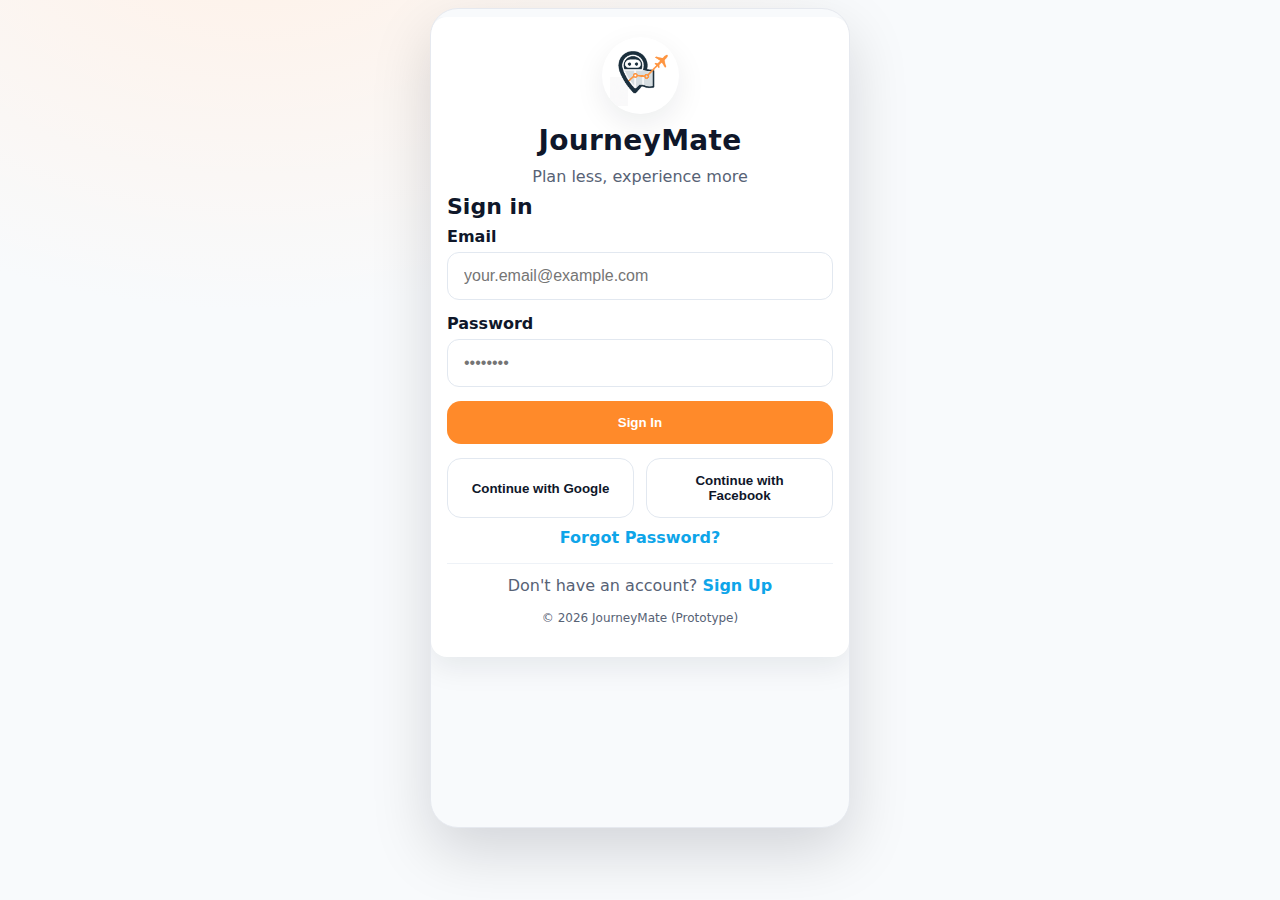
<file: docs/index.html>
<!DOCTYPE html>
<html lang="en">
<head>
    <meta charset="UTF-8" />
    <meta name="viewport" content="width=device-width, initial-scale=1.0" />
    <title>JourneyMate • Prototype</title>
    <link rel="stylesheet" href="styles.css" />
</head>
<body>
    <div class="phone-shell">
        <header class="app-header">
            <div class="logo-wrap">
                <div class="logo-icon">
                    <img src="assets/logo2.png" alt="JourneyMate logo" />
                </div>
                <div class="logo-text">
                    <h1>JourneyMate</h1>
                </div>
            </div>
            <nav class="top-nav" id="topNav" hidden>
                <button class="nav-btn" data-route="#/home" aria-label="Home">Home</button>
                <button class="nav-btn" data-route="#/planner" aria-label="Planner">Planner</button>
                <button class="nav-btn" data-route="#/profile" aria-label="Profile">Profile</button>
                <button class="nav-btn danger" id="logoutBtn">Log out</button>
            </nav>
        </header>

        <main id="appRoot" class="app-root">
            <small>© <span id="year"></span> JourneyMate (Prototype)</small>
            <!-- Views are injected here -->
        </main>
    
        <footer class="app-footer">
            <small>© <span id="year"></span> JourneyMate (Prototype)</small>
        </footer>
    
        <nav class="bottom-nav" id="bottomNav" hidden>
            <div class="bottom-nav__inner">
                <button class="tab" data-route="#/home" aria-label="Home">
                    <span class="icon">🧳</span>
                    <span class="label">MyJourney</span>
                </button>
                <button class="tab" data-route="#/dates" aria-label="Planner">
                    <span class="icon">🗺️</span>
                    <span class="label">Planner</span>
                </button>
        
                <!-- 中間浮動新增按鈕 -->
                <button class="fab" id="fabNewPlan" aria-label="New Plan">＋</button>
        
                <button class="tab" data-route="#/map" id="mapTab">
                    <div class="icon">📍</div><div class="label">Map</div>
                </button>
                
                <button class="tab" data-route="#/profile" aria-label="Profile">
                    <span class="icon">👤</span>
                    <span class="label">Profile</span>
                </button>
            </div>
        </nav>
    </div>

    

    <script src="app.js"></script>
</body>
</html>
</file>
<file: docs/styles.css>
/* JourneyMate Prototype Styles */
/* Four-space indentation throughout. */

:root {
    --bg: #f8fafc;
    --surface: #ffffff;
    --primary: #ff8a2a;
    --primary-600: #f77a10;
    --text: #0f172a;
    --muted: #576275;
    --ring: rgba(255,138,42,0.3);
    --radius: 16px;
    --shadow: 0 10px 30px rgba(17, 24, 39, 0.08);
    --container: 420px;
    --mobile-pad: 16px;
}

* { box-sizing: border-box; }

html, body {
    height: 100%;
}

body {
    margin: 0;
    font-family: ui-sans-serif, system-ui, -apple-system, Segoe UI, Roboto, Noto Sans, Ubuntu, Cantarell, Helvetica, Arial, "Apple Color Emoji", "Segoe UI Emoji";
    color: var(--text);
    background: radial-gradient(1200px 800px at 20% -10%, #fff1e7 0%, transparent 50%), var(--bg);
    display: flex;
    flex-direction: column;
}

.app-header, .app-footer {
    width: 100%;
    max-width: 880px;
    margin: 0 auto;
    padding: 16px 20px;
}

.app-footer {
    text-align: center;
    color: var(--muted);
}

.logo-wrap {
    display: flex;
    align-items: center;
    gap: 12px;
}

.logo-icon {
    width: 44px;
    height: 44px;
    display: grid;
    place-items: center;
    font-size: 26px;
    background: #fff;
    border-radius: 50%;
    box-shadow: var(--shadow);
}

.logo-icon img {
    width: 100%;
    height: 100%;
    object-fit: cover;  /* 若想完整顯示不裁切可改成 'contain' */
    border-radius: 50%;
}

.logo-text h1 {
    margin: 0;
    font-size: 20px;
    letter-spacing: 0.3px;
}
.logo-text .tagline {
    margin: 2px 0 0;
    color: var(--muted);
    font-size: 12px;
}

.top-nav {
    margin-top: 12px;
    display: flex;
    gap: 8px;
    flex-wrap: wrap;
}

.nav-btn {
    border: 0;
    border-radius: 999px;
    padding: 10px 14px;
    background: #eaeef3;
    color: #0f172a;
    cursor: pointer;
}
.nav-btn:hover { filter: brightness(0.98); }
.nav-btn.active { background: var(--primary); color: white; }
.nav-btn.danger { background: #ffe4de; color: #9a1e12; }

.app-root {
    width: 100%;
    max-width: 880px;
    margin: 8px auto 24px;
    padding: 0 20px 20px;
}

/* Card & panel */
.card {
    background: var(--surface);
    border-radius: var(--radius);
    box-shadow: var(--shadow);
    padding: 20px;
}

/* Form styles */
.form-group {
    display: grid;
    gap: 6px;
    margin-bottom: 14px;
}

label { font-weight: 600; }

.input {
    appearance: none;
    width: 100%;
    border: 1px solid #e2e8f0;
    border-radius: 12px;
    padding: 14px 16px;
    background: #fff;
    outline: none;
    font-size: 16px;
}
.input:focus {
    border-color: var(--primary);
    box-shadow: 0 0 0 6px var(--ring);
}

.btn {
    border: 0;
    border-radius: 14px;
    padding: 14px 16px;
    font-weight: 700;
    background: var(--primary);
    color: white;
    width: 100%;
    cursor: pointer;
    transition: transform 0.02s ease;
}
.btn:hover { background: var(--primary-600); }
.btn:active { transform: translateY(1px); }
.btn.secondary {
    background: #1f2937;
}
.btn.outline {
    background: #fff;
    border: 1px solid #e2e8f0;
    color: #0f172a;
}

.row {
    display: grid;
    gap: 12px;
}
@media (min-width: 640px) {
    .row.two { grid-template-columns: 1fr 1fr; }
}

.helper {
    text-align: center;
    color: var(--muted);
    margin-top: 10px;
}

.actions {
    display: grid;
    gap: 12px;
    margin-top: 14px;
}

/* Home list */
.grid {
    display: grid;
    gap: 16px;
}
@media (min-width: 720px) {
    .grid.cols-3 {
        grid-template-columns: repeat(3, 1fr);
    }
}

.badge {
    display: inline-block;
    padding: 4px 10px;
    border-radius: 999px;
    background: #fff1e7;
    color: #8a3b00;
    font-size: 12px;
    font-weight: 700;
}

.kicker {
    font-size: 14px;
    color: var(--muted);
    margin: 0 0 12px;
}

.title {
    margin: 0 0 8px;
    font-size: 22px;
}

.item {
    display: grid;
    gap: 8px;
}

.item .meta {
    display: flex;
    justify-content: space-between;
    color: var(--muted);
    font-size: 12px;
}

.link {
    color: #0ea5e9;
    font-weight: 700;
    text-decoration: none;
}
.link:hover { text-decoration: underline; }

hr.soft {
    border: 0;
    border-top: 1px solid #eef2f7;
    margin: 12px 0;
}


/* 將 header / footer / 內容容器的最大寬限制在手機寬 */
.app-header, .app-footer, .app-root {
    max-width: var(--container);
    padding-left: var(--mobile-pad);
    padding-right: var(--mobile-pad);
}

/* 行動裝置微調：縮小卡片 padding 與按鈕尺寸 */
@media (max-width: 430px) {
    .card { padding: 16px; border-radius: 14px; }
    .nav-btn { padding: 8px 12px; }
    .logo-icon { width: 36px; height: 36px; font-size: 20px; }
    .logo-text h1 { font-size: 18px; }
    .title { font-size: 20px; }
    .kicker { font-size: 13px; }
    .row.two { grid-template-columns: 1fr; } /* 表單兩欄在手機改單欄 */
    .grid.cols-3 { grid-template-columns: 1fr; } /* 卡片列表手機單欄 */
}

/* notch / 動態島安全區（Safari iOS）*/
@supports (padding: max(0px)) {
    body {
        padding-left: max(0px, env(safe-area-inset-left));
        padding-right: max(0px, env(safe-area-inset-right));
        padding-top: max(0px, env(safe-area-inset-top));
        padding-bottom: max(0px, env(safe-area-inset-bottom));
    }
}

/* Auth pages: hide global header, brand in card */
body.auth .app-header { display: none; }

/* brand block inside the card */
.brand {
    display: grid;
    justify-items: center;
    gap: 10px;
    margin-bottom: 8px;
}
.brand .brand-logo {
    width: 77px;
    height: 77px;
    border-radius: 50%;
    overflow: hidden;
    box-shadow: var(--shadow);
    display: grid;
    place-items: center;
    background: #fff;
    padding: 8px;
}
.brand .brand-logo img {
    width: 100%;
    height: 100%;
    object-fit: cover;
}
.brand .brand-title {
    margin: 0;
    font-size: 28px;
    font-weight: 800;
    letter-spacing: .3px;
    color: var(--text);
    text-align: center;
}
.brand .brand-sub {
    margin: 0;
    color: var(--muted);
    text-align: center;
}


body.auth .app-header { display: none; }

/* 在登入/註冊頁隱藏全域 footer */
body.auth .app-footer { display: none; }

/* 卡片內的版權行樣式 */
.legal {
    color: var(--muted);
    font-size: 12px;
    text-align: center;
    margin-top: 8px;
}

/* 全站隱藏頂部 header（只做手機版） */
.app-header { display: none; }

/* ===== Bottom Tab Bar ===== */
:root{
    --tabbar-h: 76px;
    --tabbar-bg: #fff;
    --tabbar-shadow: 0 -10px 30px rgba(17,24,39,.08);
}

/* 內容避免被導覽列遮住 */
.app-root{
    padding-bottom: calc(var(--tabbar-h) + 24px);
}

/* 登入/註冊頁隱藏底部導覽，並還原 padding */
body.auth .bottom-nav{ display: none; }
body.auth .app-root{ padding-bottom: 20px; }

/* 固定在底部，內層限制寬度到手機容器 */
.bottom-nav{
    position: fixed;
    left: 0; right: 0; bottom: 0;
    z-index: 50;
    padding-bottom: max(env(safe-area-inset-bottom), 6px);
    background: transparent;
}
.bottom-nav__inner{
    max-width: var(--container);
    margin: 0 auto;
    height: var(--tabbar-h);
    background: var(--tabbar-bg);
    border-radius: 20px 20px 0 0;
    box-shadow: var(--tabbar-shadow);
    display: grid;
    grid-template-columns: repeat(5, 1fr);
    align-items: center;
    padding: 6px 10px;
}

/* 分頁按鈕（icon 上、文字下） */
.bottom-nav .tab{
    appearance: none;
    background: transparent;
    border: 0;
    display: grid;
    justify-items: center;
    gap: 4px;
    font: inherit;
    color: #111827;
    padding: 6px 4px;
    border-radius: 12px;
}
.bottom-nav .tab .icon{ font-size: 20px; line-height: 1; }
.bottom-nav .tab .label{ font-size: 12px; }
.bottom-nav .tab.active{
    background: #f1f5f9;
    color: #0f172a;
    font-weight: 700;
}

/* 中間的新增行程 FAB */
.bottom-nav .fab{
    position: relative;
    justify-self: center;
    transform: translateY(-18px);
    width: 64px; height: 64px;
    border-radius: 999px;
    border: 0;
    background: var(--primary);
    color: #fff;
    font-size: 28px;
    font-weight: 900;
    box-shadow: 0 12px 28px rgba(255,138,42,.35);
    cursor: pointer;
}

/* 手機殼模式：隱藏全域 footer，版權行改由內容自行顯示 */
.phone-shell .app-footer { display: none; }

/* 內容區底部只預留導覽列高度 + 一點呼吸空間 */
.phone-shell .app-root {
    overflow: auto;
    padding-bottom: calc(var(--tabbar-h) + 12px);
}

/* 內容內的版權行（會插在 appRoot 最後） */
.legal-global {
    text-align: center;
    color: var(--muted);
    font-size: 12px;
    margin: 24px 0 8px;
}

/* === 手機外框（phone shell）=== */
.phone-shell{
    position: relative;
    max-width: var(--container);
    height: min(100vh, 820px);       /* 需要更高就調高 */
    margin: 8px auto;
    background: var(--bg);
    border: 1px solid #e6e9ef;
    border-radius: 28px;
    box-shadow: 0 24px 60px rgba(2,6,23,.15);
    overflow: hidden;
    display: grid;
    grid-template-rows: 1fr auto;    /* 內容區 + 底部導覽 */
}

/* 在殼內滾動，底部只預留導覽高度 */
.phone-shell .app-root{
    overflow: auto;
    padding: 0 0 calc(var(--tabbar-h) + 12px);
}

/* 我們把版權移到內容內呈現，整站 footer 就隱藏 */
.app-footer{ display: none; }

/* === 將 bottom nav 黏在「殼」的底部（覆蓋之前的 fixed）=== */
.phone-shell .bottom-nav{
    position: sticky !important;
    bottom: 0;
    left: 0; right: 0;
    z-index: 5;
    padding-bottom: max(env(safe-area-inset-bottom), 6px);
    background: transparent;
}
.phone-shell .bottom-nav__inner{
    max-width: 100%;
    height: var(--tabbar-h);
    background: #fff;
    border-radius: 20px 20px 0 0;
    box-shadow: 0 -10px 30px rgba(17,24,39,.08);
    display: grid;
    grid-template-columns: repeat(5, 1fr);
    align-items: center;
    padding: 6px 10px;
}


/* === Date range calendar === */
.calendar { background: var(--surface); border-radius: var(--radius); box-shadow: var(--shadow); padding: 16px; }
.cal-header { display: flex; align-items: center; justify-content: space-between; margin-bottom: 8px; }
.cal-title { font-weight: 800; }
.cal-nav { display: flex; gap: 8px; }
.cal-nav button {
    appearance: none; border: 1px solid #e2e8f0; background: #fff; border-radius: 10px;
    width: 36px; height: 36px; display: grid; place-items: center; cursor: pointer;
}
.cal-weekdays, .cal-grid { display: grid; grid-template-columns: repeat(7, 1fr); gap: 6px; }
.cal-weekdays span { text-align: center; color: var(--muted); font-size: 12px; }

.cal-day {
    appearance: none; border: 1px solid transparent; background: #fff;
    border-radius: 12px; height: 44px; display: grid; place-items: center; cursor: pointer;
}
.cal-day.muted { opacity: .35; cursor: default; }
.cal-day.in-range { background: rgba(255,138,42,.12); }
.cal-day.selected { background: var(--primary); color: #fff; font-weight: 800; }
.cal-legend { display:flex; justify-content: space-between; color: var(--muted); font-size: 12px; margin-top: 8px; }

.calendar .actions { margin-top: 12px; }

/* === Map view === */
.map-box{
    height: 320px;
    border-radius: var(--radius);
    box-shadow: var(--shadow);
    overflow: hidden;
    position: relative;
    margin-bottom: 12px;
    /* 假地圖的格網與水色 */
    background:
        radial-gradient(1200px 600px at 30% -20%, rgba(14,165,233,.15), transparent 50%),
        repeating-linear-gradient(0deg, #e6f2f7 0 24px, #dbe9ef 24px 25px),
        repeating-linear-gradient(90deg, #e6f2f7 0 24px, #dbe9ef 24px 25px);
}
.map-overlay{
    position: absolute; inset: 0;
    display: flex; align-items: flex-end; justify-content: center;
    padding: 12px;
    background: linear-gradient(180deg, transparent 60%, rgba(0,0,0,.05));
}
.loc-btn{
    border: 0;
    border-radius: 999px;
    padding: 10px 14px;
    font-weight: 700;
    background: #0ea5e9;
    color: #fff;
    box-shadow: 0 6px 18px rgba(14,165,233,.35);
    cursor: pointer;
}


/* ===== MyJourney (home) ===== */
.topbar{
    display:flex; align-items:center; justify-content:space-between;
    margin: 8px 0 4px;
}
.topbar-title{ font-size:22px; font-weight:800; letter-spacing:.3px; }
.topbar-btn{
appearance:none; border:0; background:#fff; color:#0f172a;
width:36px; height:36px; border-radius:12px; box-shadow: var(--shadow);
font-size:22px; line-height:1; cursor:pointer;
}

.segmented{
background:#fff; border-radius:999px; padding:4px; box-shadow: var(--shadow);
display:flex; gap:4px; margin: 8px 0 12px;
}
.segmented .seg{
appearance:none; border:0; background:transparent; cursor:pointer;
padding:10px 14px; border-radius:999px; font-weight:700; color:#334155;
}
.segmented .seg.active{ background:#0ea5e9; color:#fff; }

.trip-list{ display:grid; gap:12px; }

.trip-card{
display:grid; grid-template-columns: 84px 1fr auto;
gap:12px; background:#fff; border-radius:16px; box-shadow: var(--shadow);
padding:12px; align-items:center;
}
.trip-thumb{
width:84px; height:84px; border-radius:12px;
display:grid; place-items:center; font-size:34px;
background: linear-gradient(150deg, #dbeafe, #fef3c7);
}
.trip-main{ display:grid; gap:8px; }
.trip-title{ font-size:18px; font-weight:800; letter-spacing:.3px; }
.trip-dates{ display:flex; gap:16px; }
.trip-dates .muted{ color:var(--muted); font-size:12px; display:block; }
.trip-cta{ margin-top:2px; }
.pill{
appearance:none; border:0; background:#14b8a6; color:#fff; font-weight:800;
padding:10px 14px; border-radius:999px; cursor:pointer;
}
.card-x{
appearance:none; border:0; background:#f1f5f9; color:#334155;
width:28px; height:28px; border-radius:999px; cursor:pointer;
}

/* === Planner Detail (MyJourney -> View Details) === */
.detail-hero{
    height: 200px;
    border-radius: 22px;
    background:
        radial-gradient(180px 120px at 95% -10%, rgba(255,255,255,.15), transparent 60%),
        radial-gradient(280px 160px at 0% 0%, rgba(255,255,255,.18), transparent 60%),
        linear-gradient(165deg, #18a0aa 0%, #007f8a 60%, #006772 100%);
    box-shadow: var(--shadow);
    display: grid;
    align-content: end;
    padding: 18px;
    position: relative;
    overflow: hidden;
}
.detail-hero .back{
    position: absolute; left: 12px; top: 12px;
    width: 36px; height: 36px; border-radius: 999px;
    background: rgba(255,255,255,.85);
    border: 0; display: grid; place-items: center; font-size: 18px; cursor: pointer;
}
.detail-hero .title{
    color: #fff; font-weight: 800; font-size: 28px; margin: 0 0 4px;
    text-shadow: 0 2px 6px rgba(0,0,0,.18);
}
.detail-hero .subtitle{ color:#e6fbff; margin:0; font-weight:600; }

.detail-card{
    background: var(--surface);
    border-radius: 18px;
    box-shadow: var(--shadow);
    padding: 16px;
    margin-top: -18px;   /* 疊在 hero 下緣 */
}

.chips{ display:flex; gap:8px; flex-wrap:wrap; margin:10px 0 6px; }
.chip{
    background:#ecfeff; color:#075985; border:1px solid #bae6fd;
    padding:8px 10px; border-radius:999px; font-weight:700; font-size:13px;
}
.actions-row{ display:flex; gap:10px; margin-top:6px; }
.actions-row .btn.sm{
    width:auto; padding:10px 12px; border-radius:12px; font-weight:700;
}

.accordion{ display:grid; gap:10px; margin-top:12px; }
.acc-item{ background:#fff; border-radius:14px; border:1px solid #eef2f7; overflow:hidden; }
.acc-item header{
    display:flex; justify-content:space-between; align-items:center;
    padding:14px 14px; font-weight:800; cursor:pointer;
}
.acc-item header .arrow{ transition:.15s; }
.acc-item.open header .arrow{ transform: rotate(90deg); }
.acc-content{ display:none; padding:0 14px 14px; color:#334155; }
.acc-item.open .acc-content{ display:block; }

.detail-cta{
    position: sticky; bottom: calc(var(--tabbar-h) + 16px);
    margin-top: 12px;
}
.detail-cta .btn{
    width:100%; border-radius:16px; padding:16px;
    box-shadow: 0 16px 36px rgba(255,138,42,.28);
}



/* ===== Profile page ===== */

/* 上方彩色抬頭區（帶微圖樣） */
.profile-hero{
    position: relative;
    color: #fff;
    padding: 24px 20px 56px;
    border-bottom-left-radius: 24px;
    border-bottom-right-radius: 24px;
    background:
        radial-gradient(180px 60px at 30% 20%, rgba(255,255,255,.15), transparent 70%),
        radial-gradient(180px 60px at 70% 0%, rgba(255,255,255,.12), transparent 70%),
        linear-gradient(160deg, #0bb3a5 0%, #0198a0 60%, #0186a2 100%);
}
.profile-hero .hero-title{
    text-align: center;
    font-weight: 800;
    font-size: 20px;
    margin: 0 0 16px;
}
.profile-id{
    display: grid;
    grid-template-columns: 56px 1fr auto;
    gap: 12px;
    align-items: center;
}
.avatar{
    width: 56px; height: 56px;
    border-radius: 999px;
    overflow: hidden;
    background: rgba(255,255,255,.35);
    display: grid; place-items: center;
    box-shadow: 0 6px 18px rgba(0,0,0,.12);
}
.avatar img{ width:100%; height:100%; object-fit: cover; }
.profile-name{ margin:0; font-weight:800; font-size:18px; }
.profile-email{ margin:2px 0 0; opacity:.9; font-size:13px; }

.icon-btn{
    appearance: none; border:0; cursor:pointer;
    width:36px; height:36px; border-radius:999px;
    background: rgba(255,255,255,.2);
    color:#fff; font-size:18px; display:grid; place-items:center;
}

/* 下半部白色清單容器（往上疊到彩色區） */
.profile-panel{
    margin-top: -36px;
    padding: 0 20px 16px;
}
.list{
    display: grid; gap: 10px;
}
.list-item{
    display: grid;
    grid-template-columns: 36px 1fr 16px;
    align-items: center;
    gap: 12px;
    padding: 14px 12px;
    background: #fff;
    border-radius: 14px;
    box-shadow: var(--shadow);
    color: var(--text);
    text-decoration: none;
}
.list-item .icon{ font-size:18px; display:grid; place-items:center; }
.list-item .text{ font-weight:700; }
.list-item .chev{ color:#94a3b8; font-size:18px; justify-self:end; }

.logout-btn{
    appearance:none; border:0; background:transparent;
    display:block; margin: 8px auto 0;
    color:#0aa3a0; font-weight:800; padding:12px 8px; cursor:pointer;
}




/* ====== Unified mobile layout (single source of truth) ====== */

/* 1) 殼內主內容區：不負責左右邊界，只保留底部騰出導覽高度 */
.phone-shell .app-root {
    overflow: auto;
    padding-left: 0 !important;
    padding-right: 0 !important;
    padding-bottom: calc(var(--tabbar-h) + 12px) !important;
}

/* 2) 統一的內容容器：負責控制「視覺寬度」與左右留白 */
.center {
    max-width: var(--container) !important;
    margin-left: auto !important;
    margin-right: auto !important;
    padding-left: var(--mobile-pad) !important;
    padding-right: var(--mobile-pad) !important;
}

/* 3) 被 .center 包住的內容要吃滿容器寬（避免看起來變窄） */
.center > .card,
.center > .calendar,
.center > .grid {
    width: 100% !important;
    box-sizing: border-box;
}


/* ==== AI Floating Assistant (FAB + Panel) ==== */
:root {
    --ai-teal-1: #00b3c6;
    --ai-teal-2: #007e95;
}

/* 隱藏於未登入頁 */
body.auth .ai-fab,
body.auth .ai-panel { display: none !important; }

/* 右下圓形按鈕（在底部導覽列上方） */
.ai-fab{
    position: fixed;
    right: max(14px, env(safe-area-inset-right));
    bottom: calc(var(--tabbar-h) + 18px);
    width: 56px; height: 56px;
    border-radius: 999px;
    border: 0;
    background: radial-gradient(circle at 30% 20%, var(--ai-teal-1), var(--ai-teal-2));
    color: #fff;
    font-size: 22px;
    display: grid; place-items: center;
    box-shadow: 0 14px 30px rgba(0,0,0,.18);
    z-index: 60;
    cursor: pointer;
}
.ai-fab:active { transform: translateY(1px); }
.ai-fab .dot{
    position: absolute; top: 6px; right: 6px;
    width: 10px; height: 10px; border-radius: 999px;
    background: #ff6b6b; box-shadow: 0 0 0 4px rgba(255,107,107,.25);
}

/* 彈出小視窗（不全屏） */
.ai-panel{
    position: fixed;
    right: max(14px, env(safe-area-inset-right));
    bottom: calc(var(--tabbar-h) + 90px);
    width: min(360px, calc(100vw - 28px));
    max-width: var(--container);
    background: #fff;
    border-radius: 16px;
    box-shadow: 0 18px 44px rgba(2,6,23,.28);
    padding: 14px;
    z-index: 60;
    display: none;
}
.ai-panel.show{ display:block; animation: aiPop .18s ease-out; }
@keyframes aiPop{ from{ transform: translateY(8px); opacity:0 } to{ transform:none; opacity:1 } }

.ai-head{
    display:flex; align-items:center; justify-content:space-between;
    gap: 8px; margin-bottom: 8px;
}
.ai-title{ font-weight: 800; }
.ai-close{
    appearance:none; border:0; background:#f1f5f9; width:32px; height:32px;
    border-radius:10px; cursor:pointer; display:grid; place-items:center;
}

.ai-card{
    background:#fff; border-radius:14px; box-shadow: var(--shadow);
    padding:12px; display:grid; gap:8px;
}
.ai-row{ display:flex; align-items:flex-start; gap:10px; }
.ai-chip{
    flex-shrink:0;
    padding:4px 10px; border-radius:999px;
    background:#e0fbff; color:#036672; font-size:12px; font-weight:800;
}
.ai-text{ color:#334155; font-size:14px; line-height:1.35; }

.ai-actions{ display:grid; grid-template-columns: 1fr 1fr; gap:10px; margin-top:6px; }
.ai-actions .btn{ width:100%; }


/* 讓 AI 元件跟著手機殼定位，確保在殼內可見 */
.phone-shell .ai-fab,
.phone-shell .ai-panel {
    position: absolute;          /* 覆寫原本的 fixed */
    right: 12px;
    z-index: 999;                /* 確保蓋過底部導覽 */
}
.phone-shell .ai-fab {
    bottom: calc(var(--tabbar-h) + 18px);
}
.phone-shell .ai-panel {
    bottom: calc(var(--tabbar-h) + 90px);
    width: calc(100% - 24px);    /* 在 420px 容器內看起來更貼合 */
    max-width: 360px;
}


/* AI 面板錢包顯示與底部區 */
.ai-wallet{
    font-weight:700; color:#0f766e;
    background:#ecfeff; border:1px solid #bae6fd;
    padding:4px 8px; border-radius:999px; font-size:12px;
}
.ai-foot{ margin-top:8px; }
.ai-foot .btn{ width:100%; }

/* Profile 的 Token 卡片 */
.token-card{
    display:flex; align-items:center; justify-content:space-between;
    gap:12px; margin: -20px 0 12px; /* 靠近上方 hero */
}
.token-info .token-label{ color: var(--muted); font-size: 13px; }
.token-info .token-num{ font-size: 28px; font-weight: 800; line-height:1.1; }
.token-info .token-sub{ color: var(--muted); font-size:12px; margin-top:2px; }
.token-card .btn{ flex-shrink:0; }
</file>
